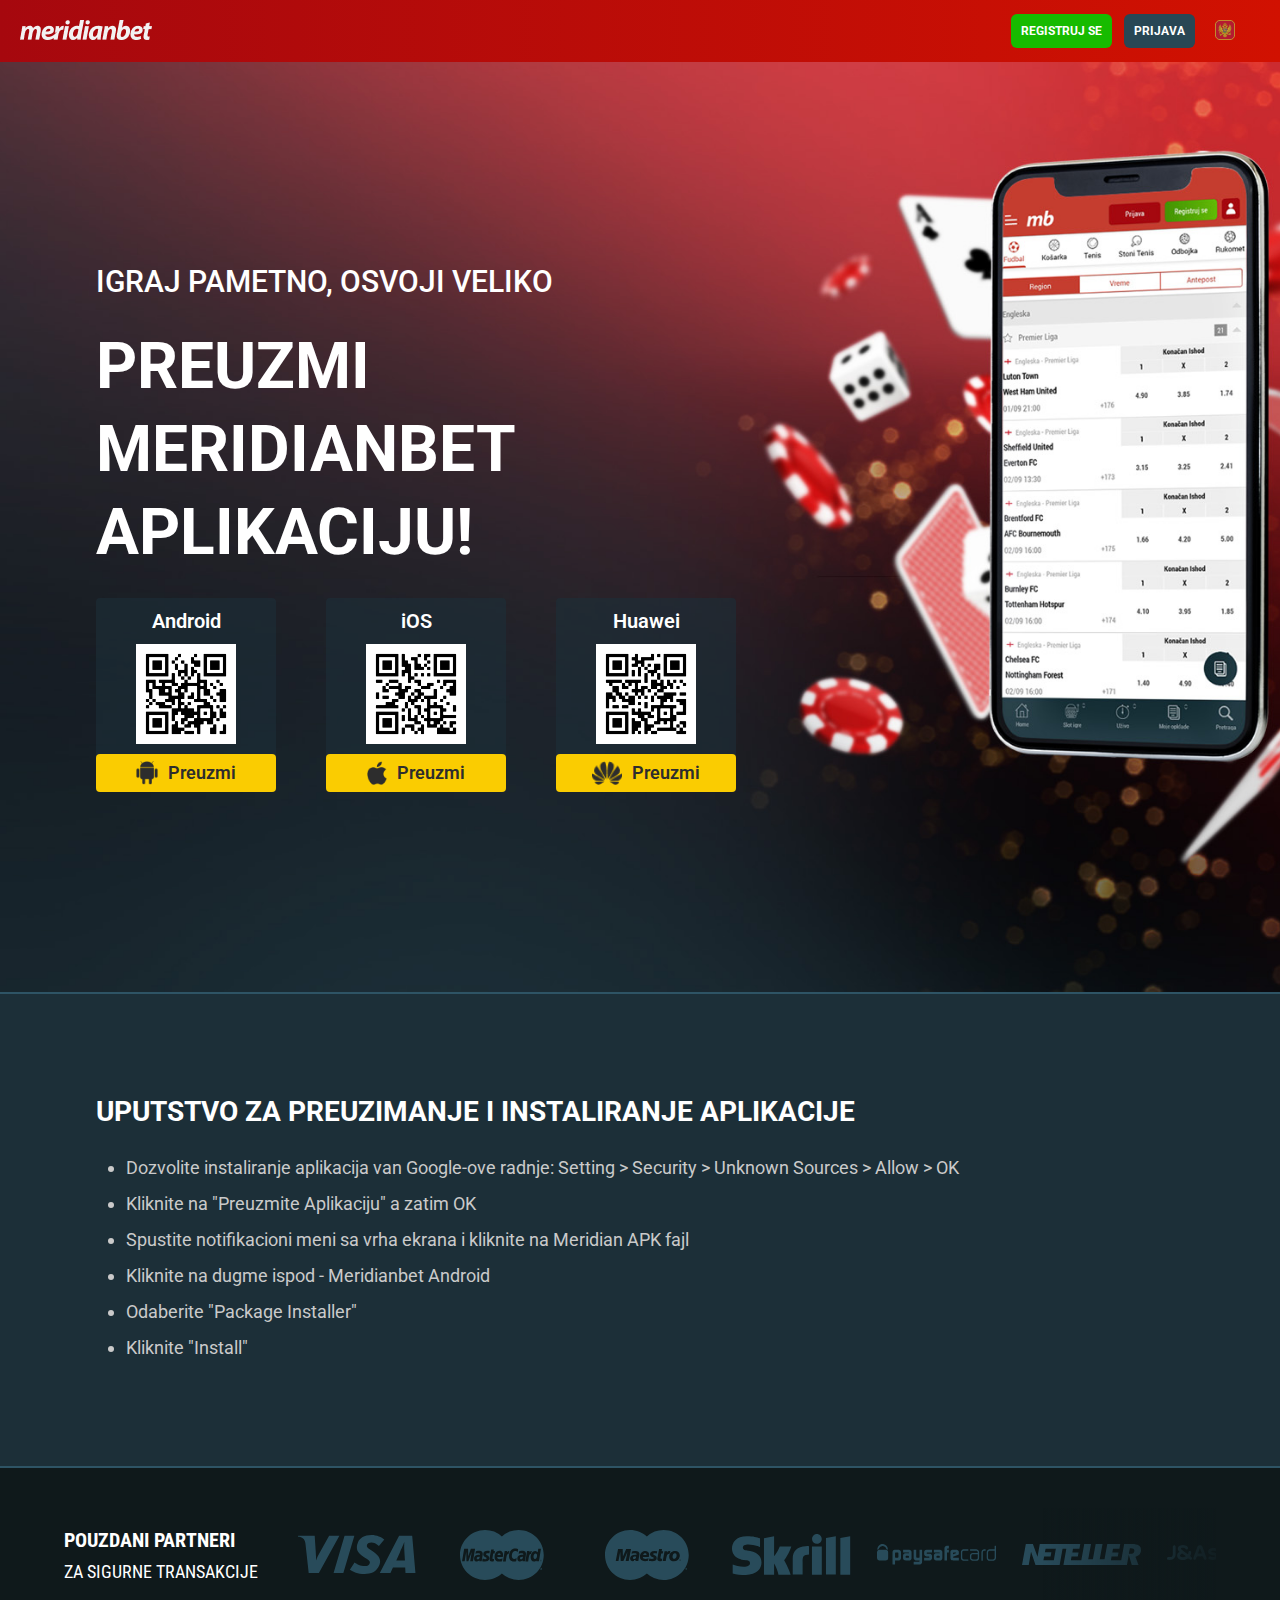
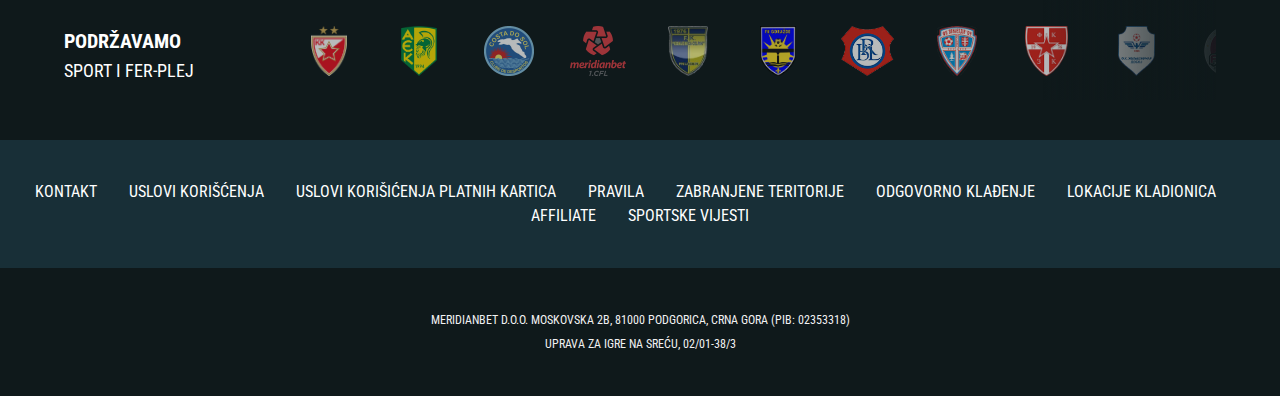
<file: index.html>
<!DOCTYPE html>
<html lang="en">
  <head>
    <!-- Google Tag Manager -->
    <script>
      (function (w, d, s, l, i) {
        w[l] = w[l] || [];
        w[l].push({ "gtm.start": new Date().getTime(), event: "gtm.js" });
        var f = d.getElementsByTagName(s)[0],
          j = d.createElement(s),
          dl = l != "dataLayer" ? "&l=" + l : "";
        j.async = true;
        j.src = "https://www.googletagmanager.com/gtm.js?id=" + i + dl;
        f.parentNode.insertBefore(j, f);
      })(window, document, "script", "dataLayer", "GTM-KQ6HSH");
    </script>
    <!-- End Google Tag Manager -->

    <meta charset="UTF-8" />
    <meta http-equiv="X-UA-Compatible" content="IE=edge" />
    <meta name="viewport" content="width=device-width, initial-scale=1.0" />
    <title>Meridianbet Mobilna Aplikacija</title>
    <meta
      name="description"
      content="Preuzmite Meridianbet mobilnu aplikaciju i uživajte u vrhunskom online klađenju i slot igrama gde god da se nalazite. Brzo, sigurno i jednostavno klađenje na dohvat ruke."
    />

    <link rel="stylesheet" href="style.css" />
    <link rel="preconnect" href="https://fonts.googleapis.com" />
    <link rel="preconnect" href="https://fonts.gstatic.com" crossorigin />
    <link rel="icon" href="./img/favicon.ico" />
    <link
      href="https://fonts.googleapis.com/css2?family=Inter&family=Roboto&family=Roboto+Condensed&display=swap"
      rel="stylesheet"
    />
    <link
      rel="stylesheet"
      href="https://cdn.jsdelivr.net/npm/swiper@10/swiper-bundle.min.css"
    />
    <link
      rel="stylesheet"
      href="https://cdnjs.cloudflare.com/ajax/libs/font-awesome/6.4.0/css/all.min.css"
      integrity="sha512-iecdLmaskl7CVkqkXNQ/ZH/XLlvWZOJyj7Yy7tcenmpD1ypASozpmT/E0iPtmFIB46ZmdtAc9eNBvH0H/ZpiBw=="
      crossorigin="anonymous"
      referrerpolicy="no-referrer"
    />
  </head>
  <body>
    <!-- Google Tag Manager (noscript) -->
    <noscript
      ><iframe
        src="https://www.googletagmanager.com/ns.html?id=GTM-KQ6HSH"
        height="0"
        width="0"
        style="display: none; visibility: hidden"
      ></iframe
    ></noscript>
    <!-- End Google Tag Manager (noscript) -->

    <header>
      <div class="logo">
        <img src="./img/logomb.png" alt="logo" />
      </div>
      <div class="btnLng">
        <div class="btn">
          <a class="join-now" href="#">Registruj se</a>
          <a class="home" href="#">Prijava</a>
        </div>
        <div class="lang-switcher">
          <a class="lang-rs" id="lang-link" href="#">
            <img id="flag-img" src="./img/sr.svg" alt="Flag" />
          </a>
          <ul class="lang-dropdown">
            <li>
              <a
                class="lang-rs"
                href="#"
                data-lang="rs"
                data-image="./img/sr.svg"
              >
                <img src="./img/sr.svg" alt="srpski" />
              </a>
            </li>
            <li>
              <a
                class="lang-en"
                href="#"
                data-lang="en"
                data-image="./img/en.swg"
              >
                <img src="img/en.svg" alt="English" />
              </a>
            </li>
          </ul>
        </div>
        <div id="content"></div>
      </div>
    </header>
    <main>
      <section id="meridianApp">
        <div class="meridianApp-wrapper">
          <div class="meridianApp-text">
            <h4>Igraj pametno, osvoji veliko</h4>
            <h2>Preuzmi MERIDIANBET aplikaciju!</h2>
          </div>
          <div class="meridianApp-img">
            <div class="meridianApp-img-box1 box">
              <p>Android</p>
              <img
                class="box-img"
                src="./img/Android_App_ME.png"
                alt="qrCode"
              />
              <div class="btn-app">
                <img
                  class="btn-icon"
                  src="./img/androidIcon.png"
                  alt="androidIcon"
                />
                <a
                  id="andriodAppBtn"
                  href="https://coupons.joker.co.rs/~android/me/app-me-release.apk"
                  >Preuzmi</a
                >
              </div>
            </div>
            <div class="meridianApp-img-box2 box">
              <p>iOS</p>
              <img class="box-img" src="./img/iOS_App_ME.png" alt="qrCode" />

              <div class="btn-app">
                <img
                  class="btn-icon"
                  src="./img/appleIcon.png"
                  alt="appleIcon"
                />
                <a
                  id="iosAppBtn"
                  href="https://itunes.apple.com/hr/app/id1145886114"
                  >Preuzmi</a
                >
              </div>
            </div>
            <div class="meridianApp-img-box3 box">
              <p>Huawei</p>
              <img class="box-img" src="./img/Huawei_App_ME.png" alt="qrCode" />
              <div class="btn-app">
                <img
                  class="btn-icon"
                  src="./img/huaweiIcon.png"
                  alt="androidIcon"
                />
                <a
                  id="huaweiAppBtn"
                  href="https://appgallery.huawei.com/#/app/C104645847"
                  >Preuzmi</a
                >
              </div>
            </div>
          </div>
        </div>
      </section>
      <!--<section id="pokerApp">
        <div class="pokerApp-wrapper">
          <div class="pokerApp-text">
            <h4>Voliš poker?</h4>
            <h2>Hold’em Poker Aplikacija!</h2>
          </div>
          <div class="pokerApp-img">
            <div class="pokerApp-img-box1 box">
              <p>Android</p>
              <img class="box-img" src="./img/qr-android-rs.jpg" alt="qrCode" />
              <div class="btn-app">
                <img
                  class="btn-icon"
                  src="./img/androidIcon.png"
                  alt="androidIcon"
                />
                <a
                  href="https://install.appcenter.ms/orgs/meridianbet_android/apps/meridianbet-poker/distribution_groups/all-users"
                  >Preuzmi</a
                >
              </div>
            </div>
            <div class="pokerApp-img-box2 box">
              <p>iOS</p>
              <img class="box-img" src="./img/qr-ios-rs.jpg" alt="qrCode" />
              <div class="btn-app">
                <img
                  class="btn-icon"
                  src="./img/appleIcon.png"
                  alt="appleIcon"
                />
                <a
                  href="https://install.appcenter.ms/orgs/meridianbet_android/apps/meridianbet-poker-1/distribution_groups/all-users"
                  >Preuzmi</a
                >
              </div>
            </div>
            <div class="pokerApp-img-box3 box">
              <p>Huawei</p>
              <img class="box-img" src="./img/qr-huawei-rs.jpg" alt="qrCode" />
              <div class="btn-app">
                <img
                  class="btn-icon"
                  src="./img/huaweiIcon.png"
                  alt="androidIcon"
                />
                <a
                  href="https://install.appcenter.ms/orgs/meridianbet_android/apps/meridianbet-poker-2/distribution_groups/public"
                  >Preuzmi</a
                >
              </div>
            </div>
          </div>
        </div>
      </section>-->
      <section id="instructions">
        <div class="instructions-wrapper">
          <h3>Uputstvo za preuzimanje i instaliranje aplikacije</h3>
          <ul>
            <li>
              Dozvolite instaliranje aplikacija van Google-ove radnje: Setting >
              Security > Unknown Sources > Allow > OK
            </li>
            <li>Kliknite na "Preuzmite Aplikaciju" a zatim OK</li>
            <li>
              Spustite notifikacioni meni sa vrha ekrana i kliknite na Meridian
              APK fajl
            </li>
            <li>Kliknite na dugme ispod - Meridianbet Android</li>
            <li>Odaberite "Package Installer"</li>
            <li>Kliknite "Install"</li>
          </ul>
        </div>
      </section>
    </main>
    <footer>
      <div class="footer-wrapper">
        <div class="payments">
          <div class="payments-text">
            <h3>POUZDANI PARTNERI</h3>
            <h4>ZA SIGURNE TRANSAKCIJE</h4>
          </div>
          <div class="payments-icons">
            <div class="swiper-container mySwiper">
              <div class="swiper-wrapper">
                <div class="swiper-slide">
                  <img src="img/visa.svg" alt="" />
                </div>
                <div class="swiper-slide">
                  <img src="img/master.svg" alt="" />
                </div>
                <div class="swiper-slide">
                  <img src="img/maestro.svg" alt="" />
                </div>
                <div class="swiper-slide">
                  <img src="img/skrill.svg" alt="" />
                </div>
                <div class="swiper-slide">
                  <img src="img/paysafe.svg" alt="" />
                </div>
                <div class="swiper-slide">
                  <img src="img/neteller.svg" alt="" />
                </div>
                <div class="swiper-slide">
                  <img src="img/jaa.svg" alt="" />
                </div>
                <div class="swiper-slide">
                  <img src="img/asb-logo-white.webp" alt="" />
                </div>

                <div class="swiper-slide">
                  <img src="img/hipotekarna-banka.svg" alt="" />
                </div>
                <div class="swiper-slide">
                  <img src="img/meridianpay.svg" alt="" />
                </div>
                <div class="swiper-slide">
                  <img src="img/visa-foot-sec.svg" alt="" />
                </div>
                <div class="swiper-slide">
                  <img src="img/master-id-check.svg" alt="" />
                </div>
                <div class="swiper-slide">
                  <img src="img/t_cash.svg" alt="" />
                </div>
              </div>
            </div>
          </div>
        </div>
        <div class="sponsorships">
          <div class="sponsorships-text">
            <h3>PODRŽAVAMO</h3>
            <h4>SPORT I FER-PLEJ</h4>
          </div>
          <div class="sponsorships-icons">
            <div class="swiper-container mySwiper1">
              <div class="swiper-wrapper">
                <div class="swiper-slide">
                  <img src="./img/logo-klubovi/zvezda.png" alt="" />
                </div>
                <div class="swiper-slide">
                  <img src="./img/logo-klubovi/aek.png" alt="" />
                </div>
                <div class="swiper-slide">
                  <img src="./img/logo-klubovi/CD_Costa_do_Sol.png" alt="" />
                </div>
                <div class="swiper-slide">
                  <img src="./img/logo-klubovi/clf.png" alt="" />
                </div>
                <div class="swiper-slide">
                  <img src="./img/logo-klubovi/GomjenicaPrijedor.png" alt="" />
                </div>
                <div class="swiper-slide">
                  <img src="./img/logo-klubovi/Gorazde.png" alt="" />
                </div>
                <div class="swiper-slide">
                  <img
                    src="./img/logo-klubovi/Rekreativo-Banja-Luka.png"
                    alt=""
                  />
                </div>
                <div class="swiper-slide">
                  <img src="./img/logo-klubovi/Zvijezda.png" alt="" />
                </div>
                <div class="swiper-slide">
                  <img src="./img/logo-klubovi/ZvijezdaKakmuz.png" alt="" />
                </div>
                <div class="swiper-slide">
                  <img src="./img/logo-klubovi/zeljeznicar-doboj.png" alt="" />
                </div>
                <div class="swiper-slide">
                  <img
                    src="./img/logo-klubovi/FMP-logo-bez-pozadine.png"
                    alt=""
                  />
                </div>
                <div class="swiper-slide">
                  <img
                    src="./img/logo-klubovi/fudbalski_savez_crne_gore.png"
                    alt=""
                  />
                </div>
                <div class="swiper-slide">
                  <img
                    src="./img/logo-klubovi/Jogabet-liga-de-Maputo.png"
                    alt=""
                  />
                </div>
                <div class="swiper-slide">
                  <img src="./img/logo-klubovi/PromoDonjiVakuf.png" alt="" />
                </div>
                <div class="swiper-slide">
                  <img src="./img/logo-klubovi/Varda.png" alt="" />
                </div>
                <div class="swiper-slide">
                  <img src="./img/logo-klubovi/KMCFC.svg" alt="" />
                </div>
                <div class="swiper-slide">
                  <img src="./img/logo-klubovi/RMU-Banovici.png" alt="" />
                </div>
                <div class="swiper-slide">
                  <img src="./img/logo-klubovi/mladostBulldogs.png" alt="" />
                </div>
                <div class="swiper-slide">
                  <img src="./img/logo-klubovi/munchen.png" alt="" />
                </div>
                <div class="swiper-slide">
                  <img src="./img/logo-klubovi/napredak.png" alt="" />
                </div>
                <div class="swiper-slide">
                  <img src="./img/logo-klubovi/nea.png" alt="" />
                </div>
                <div class="swiper-slide">
                  <img src="./img/logo-klubovi/ribnica.png" alt="" />
                </div>
                <div class="swiper-slide">
                  <img src="./img/logo-klubovi/Sloboda_Tuzla.png" alt="" />
                </div>
                <div class="swiper-slide">
                  <img src="./img/logo-klubovi/sutjeska.png" alt="" />
                </div>
                <div class="swiper-slide">
                  <img src="./img/logo-klubovi/valleta.png" alt="" />
                </div>
                <div class="swiper-slide">
                  <img src="./img/logo-klubovi/vps.png" alt="" />
                </div>
                <div class="swiper-slide">
                  <img src="./img/logo-klubovi/zabar.png" alt="" />
                </div>
              </div>
            </div>
          </div>
        </div>
      </div>
      <div class="links">
        <ul class="lista">
          <li>
            <a
              href="https://pomoc.meridianbet.me/sr/category/482/page/985"
              target="_blank"
              >Kontakt</a
            >
          </li>
          <li>
            <a
              href="https://pomoc.meridianbet.me/sr/category/482/page/981"
              target="_blank"
              >Uslovi korišćenja</a
            >
          </li>
          <li>
            <a
              href="https://pomoc.meridianbet.me/sr/category/490/page/1132"
              target="_blank"
              >Uslovi korišićenja platnih kartica</a
            >
          </li>

          <li>
            <a
              href="https://pomoc.meridianbet.me/sr/category/482/page/17810"
              target="_blank"
              >Pravila</a
            >
          </li>
          <li>
            <a
              href="https://pomoc.meridianbet.me/sr/category/482/page/983"
              target="_blank"
              >Zabranjene Teritorije</a
            >
          </li>
          <li>
            <a
              href="https://pomoc.meridianbet.me/sr/category/482/page/998"
              target="_blank"
              >Odgovorno klađenje</a
            >
          </li>
          <li>
            <a
              href="https://pomoc.meridianbet.me/sr/category/482/page/984"
              target="_blank"
              >Lokacije Kladionica</a
            >
          </li>
          <li>
            <a href="https://partners.meridianbet.me/login" target="_blank"
              >Affiliate</a
            >
          </li>
          <li>
            <a href="https://meridianbetsport.me/" target="_blank"
              >Sportske vijesti</a
            >
          </li>
        </ul>
      </div>
      <div class="copyright">
        <p>
          MERIDIANBET D.O.O. MOSKOVSKA 2B, 81000 PODGORICA, CRNA GORA (PIB:
          02353318) <br />UPRAVA ZA IGRE NA SREĆU, 02/01-38/3
        </p>
      </div>
    </footer>
    <script src="./jquery-1.12.4.min.js"></script>
    <script src="https://cdn.jsdelivr.net/npm/swiper@10/swiper-bundle.min.js"></script>
    <script src="mobile-detect.js"></script>
    <script src="js.js"></script>
    <script>
      var pathArray = document.URL.split("/");
      var secondLevelLocation = pathArray[4]; //aff code
      var newURL =
        "https://meridianbet.me/sr/registracija" + secondLevelLocation;
      var homeURL = "https://meridianbet.me/sr/kladjenje" + secondLevelLocation;
      console.log(newURL);
      console.log(homeURL);
      var RSurl = window.location.href;
      var ENurl =
        "https://meridianbet.me/meridianbet-mobilna-aplikacija/en/" +
        secondLevelLocation;
      $(".join-now").attr("href", newURL);
      $(".home").attr("href", homeURL);

      $(".lang-rs").attr("href", RSurl);
      $(".lang-en").attr("href", ENurl);
    </script>
  </body>
</html>
</file>
<file: style.css>
:root {
    --dark: #1E1E1E;
    --white: #ffffff;
    --green: #17BB00;
    --lightgray: #D7D7D7;
    --border: 1px solid #2E5465;
    --red: #D11101; 
}

* {
    box-sizing: border-box;
    margin: 0;
    padding: 0;
}
a {
    text-decoration: none;
    color: var(--white);
}

html, body {
    font-family: 'Roboto', sans-serif;
    line-height: 2;
    font-size: 62.5%;
    background-color: var(--dark);
}

header {
    display: flex;
    padding: 2rem;
    line-height: normal;
    gap: 4px;
    justify-content: space-between;
    align-items: center;
    background: linear-gradient(90deg, #A6080E 0%, #D11101 100%);
}
/*SECTION MERIDIAN APP*/
#meridianApp {
    background-image:url(./img/background.jpg);
    background-repeat: no-repeat;
    background-size: cover;
    background-position: center top;
    border-bottom: 2px solid #2E5465;
}
.meridianApp-wrapper {
    width: 85%;
    max-width: 100%;
    margin: 0 auto;
    padding: 20rem 0;
}
.meridianApp-text h2 {
    font-family: 'Roboto', sans-serif;
    font-size: 6.4rem;
    font-weight: 700;
    line-height: 83px;
    letter-spacing: 0em;
    text-align: left;
    width: 65%;
    color: var(--white);
    text-transform: uppercase;
    margin-bottom: 2.4rem;
}
.meridianApp-text h4 {
    font-family: Roboto;
    font-size: 3rem;
    font-weight: 500;
    line-height: 39px;
    letter-spacing: 0em;
    margin-bottom: 2.4rem;
    color: var(--white);
    text-transform: uppercase;
}
.meridianApp-img {
    display: flex;
    gap: 5rem;

}
.box {
    background: #1C2F3899;
    background: #1C2F3899;
    display: flex;
    flex-direction: column;
    justify-content: space-evenly;
    gap: 1rem;
    border-radius: 0.4rem;
}
.box p {
    font-family: 'Roboto', sans-serif;
    font-size: 2rem;
    font-weight: 600;
    line-height: 2.6rem;
    letter-spacing: 0em;
    text-align: center;
    color: var(--white);
    margin-top: 1rem;


}
.box-img {
    padding:0 4rem;
    height: 10rem;
}
.btn-app {
    display: flex;
    justify-content: center;
    align-items: center;
    gap: 1rem;
    background-color: #FACC01;
    border-radius: 0.4rem;
    padding: 0.5rem;
}
.btn-icon {
    height: 2.4rem;
}
.btn-app a {
    font-family: 'Roboto', sans-serif;
    font-size: 18px;
    font-weight: 600;
    line-height: 28px;
    letter-spacing: 0em;
    text-align: left;
    color: #2D2D2D;
}
.btn a:first-child {
    padding: 1rem;
    background-color: var(--green);
    font-size: 1.2rem;
    line-height: 1.3rem;
    font-weight: 700;
    text-transform: uppercase;
    border-radius: 0.6rem;
    margin-right: 1rem;
}
.btn a:last-child {
    padding: 1rem;
    background-color: #284755;
    font-size: 1.2rem;
    text-transform: uppercase;
    line-height: 1.3rem;
    font-weight: 700;
    border-radius: 0.6rem;
}
.btnLng {
    display: flex;
    gap: 2rem;
    justify-content: center;
    align-items: center;
}
/*SECTION MERIDIAN APP*/
/*SECTION POKER APP*/
#pokerApp {
    
    background-repeat: no-repeat;
    background-size: cover;
    background-position: center top;
    border-bottom: 2px solid #2E5465;


    background-image:
    linear-gradient(179.04deg, rgba(22, 35, 42, 0) 20.27%, rgba(25, 40, 48, 0.431196) 55.21%, #1C2F38 95.92%),url(./img/background.jpg);
    
}
.pokerApp-wrapper {
    width: 85%;
    max-width: 100%;
    margin: 0 auto;
    padding: 20rem 0;
}
.pokerApp-text h2 {
    font-family: Roboto;
    font-size: 6.4rem;
    font-weight: 700;
    line-height: 83px;
    letter-spacing: 0em;
    text-align: left;
    width: 43%;
    color: var(--white);
    text-transform: uppercase;
    margin-bottom: 2rem;
}
.pokerApp-text h4 {
    font-family: 'Roboto', sans-serif;
    font-size: 3rem;
    font-weight: 500;
    line-height: 39px;
    letter-spacing: 0em;
    margin-bottom: 2.4rem;
    color: var(--white);
    text-transform: uppercase;
}
.pokerApp-img {
    display: flex;
    gap: 5rem;

}
/*SECTION POKER APP*/
/*SECTION INSTRUCTION*/
#instructions {
  background: #1C2F38;
  border-bottom: 2px solid #2E5465;
   
}
.instructions-wrapper {
    width: 85%;
    margin: 0 auto;
    padding: 10rem 0;
}
#instructions h3 {
    font-family: 'Roboto', sans-serif;
    font-size: 2.8rem;
    font-weight: 700;
    line-height: 36px;
    letter-spacing: 0em;
    text-align: left;
    color: var(--white);
    margin-bottom: 2rem;
    text-transform: uppercase;
} 
#instructions ul li {
    font-family: 'Roboto', sans-serif;
    font-size: 18px;
    font-weight: 400;
    line-height: 36px;
    letter-spacing: 0em;
    text-align: left;
    color: #CACACA;
    margin-left: 3rem;
}
#instructions h4 {
    font-family: 'Roboto', sans-serif;
    font-size: 18px;
    font-weight: 700;
    line-height: 36px;
    letter-spacing: 0em;
    text-align: left;
    color: var(--white);
}
#instructions p {
    font-family: 'Roboto', sans-serif;
    font-size: 16px;
    font-weight: 400;
    line-height: 32px;
    letter-spacing: 0em;
    text-align: left;
    color: #CACACA;
}
/*SECTION INSTRUCTION*/
.btn a:first-child {
    padding: 1rem;
    background-color: var(--green);
    font-size: 1.2rem;
    line-height: 1.3rem;
    font-weight: 700;
    text-transform: uppercase;
    border-radius: 0.6rem;
    margin-right: 1rem;
}
.btn a:last-child {
    padding: 1rem;
    background-color: #284755;
    font-size: 1.2rem;
    text-transform: uppercase;
    line-height: 1.3rem;
    font-weight: 700;
    border-radius: 0.6rem;
}
.btnLng {
    display: flex;
    gap: 2rem;
    justify-content: center;
    align-items: center;
}
/*FOOTER*/
.footer-wrapper {
    width: 90%;
    margin: 0 auto;
    padding: 40px 0;
 
}
.copyright p {
    font-size: 1.2rem;
    text-transform: uppercase;
    color: #f2f2f2;
}
footer {
    background-color: #10181C;
}
.payments {
    display: flex;
    padding: 20px 0;
    align-items: center;
    font-family: 'Roboto Condensed', sans-serif;
    position: relative;
}

.payments::before{
    content: "";
    position: absolute;
    top: 0;
    right: 0;
    width: 15%;
    height: 100%;
    background: linear-gradient(
      to left,
      rgba(15, 25, 27, 0.9),
      transparent
    );
    z-index: 33;

}
.sponsorships::before{
    content: "";
    position: absolute;
    top: 0;
    right: 0;
    width: 15%;
    height: 100%;
    background: linear-gradient(
      to left,
      rgba(15, 25, 27, 0.9),
      transparent
    );
    z-index: 33;

}
.payments-text {
    width: 230px;
    color: #fff;
    
}
.payments-icons {
  
    justify-items: center;
    align-items: center;
    gap: 1rem;
    width: calc(100% - 230px);
    overflow: hidden;
        }
.payments h3{
    font-size: 2rem;
    line-height: normal;
    margin-bottom: 1rem;
}
.payments h4 {
    font-size: 1.8rem;
    line-height: 1.9rem;
    font-weight: normal;
    
}
.payments-icons img {
    opacity: 0.8;
    max-width: 100%;
}
.sponsorships {
    display: flex;
    padding: 20px 0;
    align-items: center;
    font-family: 'Roboto Condensed', sans-serif;
    position: relative;
}
.sponsorships-text {
    width: 20%;
    color: #fff;
}
.sponsorships-text h3 {
    font-size: 2rem;
}
.sponsorships-text h4{
    font-size: 1.8rem;
    line-height: 1.9rem;
    
    font-weight: normal;
}
.sponsorships-icons {
    width: calc(100% - 230px);
    overflow: hidden;
    text-align: center;
}
.sponsorships-icons img {
    max-width: 100%;
}
.links {
    text-align: center;
    margin: 0 auto;
    background-color: #182f37;
    padding: 40px 0;
}
.links ul {
    width: 95%;
    margin: 0 auto;
}
.links ul li {
    display: inline-block;
    margin-right: 30px;
    line-height: 30px;
   
}
.links ul li a {
    text-decoration: none;
    text-transform: uppercase;
    color: #fff;
    font-family: "Roboto Condensed",Helvetica,Arial,sans-serif;
    font-size: 1.6rem;
    
}
.links li:last-child {
    margin-right: unset;
}
.copyright {
    text-align: center;
    color: #fff;
    padding: 40px 0;
    width: 80%;
    margin: 0 auto;
}
@media screen and (max-width: 1259px) {
    .meridianApp-text h4 {
        font-size: 2.5rem;
        line-height: 39px;
        margin-bottom: 2rem;
    }
    .meridianApp-text h2 {
        font-size: 5rem;
        line-height: 60px;
        width: 82%;
        margin-bottom: 2rem;
    }
    .pokerApp-text h4 {
        font-size: 2.5rem;
        line-height: 39px;
        margin-bottom: 2rem;
    }
    .pokerApp-text h2 {
        font-size: 5rem;
        line-height: 60px;
        width: 65%;
        margin-bottom: 2rem;
    }
    .meridianApp-wrapper {
        padding: 15rem 0;
    }
    .pokerApp-wrapper {
        padding: 15rem 0;
    }
    .footer-wrapper {
        width: 90% !important;
    }    
}
@media screen and (max-width: 768px) {
    .meridianApp-img-box1, .meridianApp-img-box2 {
        width: 100%;
    }
    .copyright {
        padding: 20px 0;
    }
    .links {
        display: none;
    }
    .meridianApp-wrapper {
        padding: 6rem 0;
    }
    #meridianApp {
        background-image: linear-gradient(179.61deg, #10181C 0.65%, #1C2F38 99.98%);
    }
    .meridianApp-wrapper {
        width: 95%;
    }
    .meridianApp-text h2 {
    font-size: 30px;
    font-weight: 700;
    line-height: 39px;
    }
    .meridianApp-text h4 {
    
    font-size: 16px;
    font-weight: 700;
    line-height: 20.8px;
    text-transform: uppercase;        
    }
        
    .meridianApp-img {    
    flex-direction: column;
    gap: 2rem;
    }
    .box {
        background-color: unset;
    }
    .box-img {
        display: none;
    }

    .btn-app{
        padding: 1.3rem;
    }
    .box p {
        font-size: 1.8rem;
    }
    .pokerApp-wrapper {
        padding: 6rem 0;
    }
    #pokerApp {
        background-image: linear-gradient(179.61deg, #10181C 0.65%, #1C2F38 99.98%);
    }
    .pokerApp-wrapper {
        width: 95%;
    }
    .pokerApp-text h2 {
    font-size: 30px;
    font-weight: 700;
    line-height: 39px;
    width: 60%;
    }
    .pokerApp-text h4 {
    
    font-size: 16px;
    font-weight: 700;
    line-height: 20.8px;
    text-transform: uppercase;        
    }
        
    .pokerApp-img {    
    flex-direction: column;
    gap: 2rem;
    }

    .instructions-wrapper {
        width: 95%;
        margin: 0 auto;
    padding: 4rem 1rem;
    }
    #instructions h3 {
        font-size: 1.8rem;
        line-height: 28px;
    }
    #instructions ul li {
        font-size: 14px;
        line-height: 28px;
    }
    #instructions h3 {
        text-align: center;
    }
    #instructions h4 {
        font-size: 14px;
        line-height: 22px;
    }
    #instructions p {
        font-size: 14px;
    }
    .footer-wrapper {
            width: 90%;
    }
    .payments {
        flex-direction: column;
        gap: 1rem;
    }
    .payments-text {
        width: 100%;
    }
    .payments-icons {
        width: 100%;
        gap: 0.5rem;
        grid-template-columns: repeat(auto-fill, minmax(5rem, 1fr));
    }
    .sponsorships {
        flex-direction: column;
        gap: 1rem;
    }
    .sponsorships-text {
        width: 100%;
        color: #fff;
    }
    .sponsorships-icons {
        width: 100%;
    }
    .sponsorships-icons img{
        max-width: 100%;
    }
    .copyright {
            width: 90%;
        }
    }
    
    @media screen and (max-width: 440px) {
        .meridianApp-text h2 {
            font-size: 23px;
            line-height: 30px;
        }
        .pokerApp-text h2 {
            font-size: 23px;
            line-height: 30px;
        }
        .logo img{
            display: none;
        }
        .logo {
            background-image: url(./img/mb.png);
            background-size: cover;
            background-repeat: no-repeat;
            height: 4rem;
            width: 4rem;
        }
        .btnLng {
            max-width: 100%;
            justify-content: end;
        }
        .links {
            padding: 20px 0;
        }
        .links ul li a {
            font-size: 1.4rem;
        }
     }
    @media screen and (max-width: 375px) { 
        .payments-icons {
        grid-template-columns: repeat(auto-fill, minmax(5rem, 1fr));
    
        }
        .copyright {
            width: 90%;
        }
        .footer-wrapper {
            padding: 20px 0;
        }
        .btn {
            display: none;
        }
    }
 /* Stil za prikaz padajućeg menija s zastavicama */
  .lang-switcher {
    position: relative;
  }

  .lang-dropdown {
    display: none;
    list-style: none;
    margin: 0;
    padding: 0;
    position: absolute;
    top: 30px;
    right: 0;
    z-index: 1;
    background-color: #284755;
    /*border: 1px solid #ccc;*/
    border-radius: 5px;
    padding: 0;
    box-shadow: 0px 2px 4px rgba(0, 0, 0, 0.1);
  }
  
  .lang-dropdown li {
    display: block;
  }
  
  #flag-img {
    width: 20px;
    height: 20px;
    margin-right: 5px;
  }
  
  .lang-dropdown li a {
    display: flex;
    align-items: center;
    padding: 4px;
    text-decoration: none;
    color: #000;
  }
  
  .lang-dropdown li a img {
    width: 20px;
    height: 20px;
  }
  
  .lang-dropdown li a:hover {
    background-color: #375a6a;
    border-radius: 4px;
  }
  
  /* Stil za odabrani jezik */
  .selected-lang {
    display: flex;
    align-items: center;
    padding: 5px;
    border: 1px solid #ccc;
    border-radius: 5px;
    cursor: pointer;
  }
  
  /*FOOTER STYLE*/
.footer-wrapper {
    width: 90%;
    margin: 0 auto;
    padding: 40px 0;
 
}
footer {
    background-color: #0f191b;
}
.payments {
    display: flex;
    padding: 20px 0;
}
.payments-text {
    width: 20%;
    color: #fff;
    font-size: 16px;
    display: flex;
    flex-direction: column;
    align-self: center;
    
}
.payments-icons {
    width: 80%;
    overflow: hidden;
}

.sponsorships {
    display: flex;
    padding: 20px 0;
}
.sponsorships-text {
    width: 20%;
    color: #fff;
    font-size: 16px;
}
.sponsorships-icons {
    width: 80%;
    overflow: hidden;
}
.links {
    text-align: center;
    margin: 0 auto;
    background-color: #182f37;
    padding: 40px 0;
    
}
.links ul {
    width: 95%;
    margin: 0 auto;
}
.links ul li {
    display: inline-block;
    margin-right: 30px;
    line-height: 24px;
    font-size: 14px;
   
}
.links ul li a {
    text-decoration: none;
    text-transform: uppercase;
    color: #fff;
    
    
}
.links li:last-child {
    margin-right: unset;
}
.copyright {
    text-align: center;
    color: #fff;
    padding: 40px 0;
    width: 90%;
    margin: 0 auto;
    font-size: 12px;
    font-family: 'Roboto Condensed', sans-serif;
}



.swiper-container {
    width: 100%;
    height: 100%;
  }

  .swiper-slide {
    text-align: left;
    font-size: 18px;
    background: transparent;
    height: 55% !important;
    /* Center slide text vertically */
    display: -webkit-box;
    display: -ms-flexbox;
    display: -webkit-flex;
    display: flex !important;
    -webkit-box-pack: center;
    -ms-flex-pack: center;
    -webkit-justify-content: center;
    justify-content: center;
    -webkit-box-align: center;
    -ms-flex-align: center;
    -webkit-align-items: center;
      align-self: center !important;
   
  }

  .swiper-slide img {
    display: block;
    width: 95%;
    height: 5rem;
    object-fit: contain;
    opacity: 0.7;
    
  }
  .block-title img {
    width: 10% !important;
  }

  @media screen and (max-width:768px) {
    .footer-wrapper {
        width: 90%;
    }
    .payments {
        flex-direction: column;
        gap: 20px;
    }
    .payments-text {
        width: 100%;
    }
    .payments-icons {
        width: 100%;
    }
    
    .swiper-wrapper {
    align-items: center;
    }
    .sponsorships {
        flex-direction: column;
        gap: 20px;
    }
    .sponsorships-text {
        width: 100%;
    }
    .sponsorships-icons {
        width: 100%;
    }
    .block.swiper-slide {
        width: 97% !important;
        margin: 10px;
    }
    .swiper-container {
        width: 100%;
    }
      .swiper-slide img {
    width: 60%;
      }
    #rules-text .show-more {
        width: 50%;
    }
    .links ul li {
        font-size: 12px;
        line-height:19px;
    }
    .links{
        padding: 20px 0;
    }
  }
</file>
